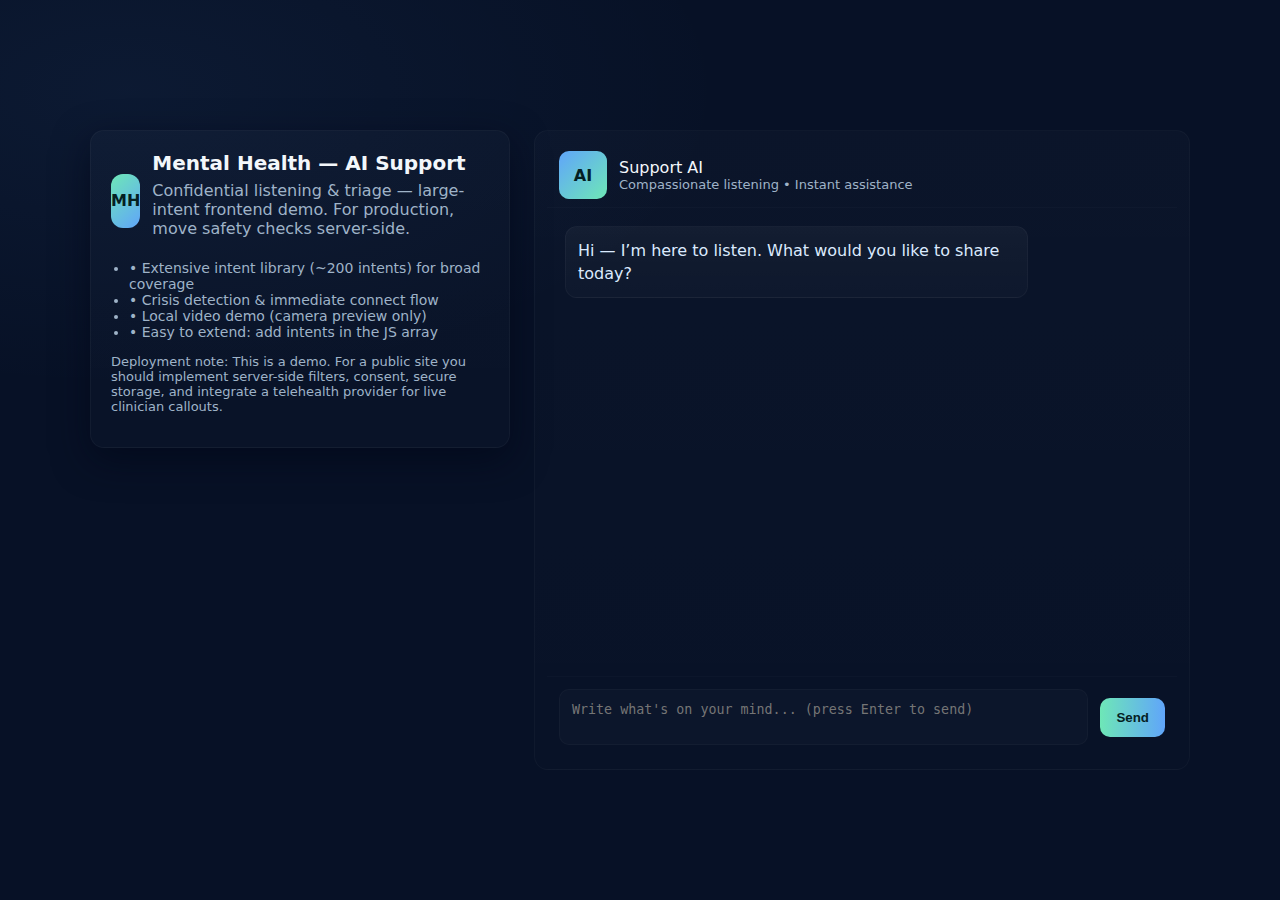
<file: medtech/medtech/templates/ment.html>
<!DOCTYPE html>
<html lang="en">
<head>
  <meta charset="utf-8" />
  <meta name="viewport" content="width=device-width,initial-scale=1" />
  <title>Mental Health AI — Large Intents Demo (Frontend)</title>
  <style>
    :root{
      --bg:#071126;--card:#0b1724;--accent1:#60a5fa;--accent2:#6ee7b7;--muted:#9fb3c8;--danger:#ff6b6b;--light:#f3f7fb;
      font-family: Inter, system-ui, -apple-system, "Segoe UI", Roboto, "Helvetica Neue", Arial;
    }
    *{box-sizing:border-box}
    html,body{height:100%;margin:0}
    body{background: radial-gradient(600px 300px at 10% 10%, rgba(96,165,250,0.06), transparent), var(--bg); color:var(--light); display:flex;align-items:center;justify-content:center;padding:28px;}
    .container{width:1100px; max-width:100%; display:grid; grid-template-columns:420px 1fr; gap:24px; align-items:start;}
    .left{background:linear-gradient(180deg, rgba(255,255,255,0.02), rgba(255,255,255,0.01)); border:1px solid rgba(255,255,255,0.04); padding:20px;border-radius:14px; box-shadow: 0 12px 36px rgba(2,6,23,0.6);}
    .logo{display:flex;align-items:center;gap:12px;margin-bottom:10px;}
    .badge{width:54px;height:54px;border-radius:12px;background:linear-gradient(135deg,var(--accent2),var(--accent1));display:flex;align-items:center;justify-content:center;color:#052023;font-weight:800}
    h2{margin:0 0 6px 0;font-size:20px}
    p.small{color:var(--muted);margin:0 0 12px 0}
    ul.features{margin-top:10px;color:var(--muted);font-size:14px;padding-left:18px}
    .chat{background:linear-gradient(180deg, rgba(255, 247, 247, 0.018), rgba(255,255,255,0.008)); border-radius:14px;padding:12px;border:1px solid rgba(255,255,255,0.03); display:flex;flex-direction:column;height:640px;}
    .chat-header{display:flex;align-items:center;gap:12px;padding:8px 12px;border-bottom:1px solid rgba(255,255,255,0.02)}
    .avatar{width:48px;height:48px;border-radius:10px;background:linear-gradient(135deg,var(--accent1),var(--accent2));display:flex;align-items:center;justify-content:center;color:#042023;font-weight:800}
    .title{font-size:16px;margin:0}
    .subtitle{font-size:13px;color:var(--muted)}
    .messages{flex:1;overflow:auto;padding:18px;display:flex;flex-direction:column;gap:12px}
    .bubble{max-width:78%;padding:12px;border-radius:12px;line-height:1.45}
    .bubble.user{align-self:flex-end;background:linear-gradient(180deg, rgba(96,165,250,0.14), rgba(96,165,250,0.06));border:1px solid rgba(96,165,250,0.12);color:#dbeafe}
    .bubble.ai{align-self:flex-start;background:linear-gradient(180deg, rgba(255,255,255,0.04), rgba(255,255,255,0.02));border:1px solid rgba(255,255,255,0.04);color:#dbeafe}
    .bubble.ai.strong{background:linear-gradient(180deg, rgba(110,231,183,0.18), rgba(110,231,183,0.08));color:#02160f}
    .meta{font-size:12px;color:var(--muted);margin-top:6px}
    .typing{display:flex;gap:6px;align-items:center}
    .dot{width:8px;height:8px;border-radius:50%;background:rgba(255,255,255,0.6);opacity:0.7;animation:bounce 1s infinite}
    .dot:nth-child(2){animation-delay:0.12s}
    .dot:nth-child(3){animation-delay:0.24s}
    @keyframes bounce{0%{transform:translateY(0)}50%{transform:translateY(-6px)}100%{transform:translateY(0)}}
    .composer{display:flex;gap:12px;padding:12px;border-top:1px solid rgba(255,255,255,0.02);align-items:center}
    textarea.input{flex:1;padding:12px;border-radius:10px;background:rgba(255,255,255,0.02);border:1px solid rgba(255,255,255,0.03);min-height:56px;color:var(--light);resize:none;outline:none}
    button.send{background:linear-gradient(90deg,var(--accent2),var(--accent1));border:none;padding:12px 16px;border-radius:10px;color:#042023;font-weight:700;cursor:pointer}
    .connect-panel{position:absolute;left:48px;right:48px;top:80px;bottom:80px;border-radius:12px;padding:22px;display:flex;flex-direction:column;gap:12px;align-items:center;justify-content:center;background:linear-gradient(180deg, rgba(255,255,255,0.02), rgba(255,255,255,0.01));border:1px solid rgba(255,255,255,0.03);backdrop-filter: blur(4px);opacity:0;pointer-events:none;transform:translateY(12px);transition:all 260ms cubic-bezier(.2,.9,.26,1)}
    .connect-panel.show{opacity:1;pointer-events:auto;transform:translateY(0)}
    .btn-row{display:flex;gap:12px;margin-top:6px}
    .btn{padding:10px 14px;border-radius:10px;border:none;cursor:pointer;font-weight:700}
    .btn.call{background:linear-gradient(180deg,var(--danger),#ff8a8a);color:#330303}
    .btn.video{background:linear-gradient(90deg,var(--accent1),var(--accent2));color:#052023}
    .btn.cancel{background:transparent;border:1px solid rgba(255,255,255,0.04);color:var(--muted)}
    .modal{position:fixed;left:0;top:0;right:0;bottom:0;background:rgba(2,6,23,0.6);display:flex;align-items:center;justify-content:center;z-index:60;opacity:0;pointer-events:none;transition:all 200ms}
    .modal.show{opacity:1;pointer-events:auto}
    .modal-card{width:860px;max-width:95%;height:520px;background:var(--card);border-radius:14px;padding:12px;border:1px solid rgba(255,255,255,0.03);display:grid;grid-template-columns:1fr 320px;gap:12px}
    .video-stage{background:rgba(255,255,255,0.02);border-radius:12px;display:flex;align-items:center;justify-content:center;overflow:hidden}
    video{width:100%;height:100%;object-fit:cover;border-radius:8px}
    .side{padding:12px;color:var(--muted)}
    .close{background:transparent;border:none;color:var(--muted);cursor:pointer;font-size:16px}
    @media (max-width:980px){.container{grid-template-columns:1fr;gap:14px}.chat{height:720px}.connect-panel{left:20px;right:20px;top:60px;bottom:60px}}
  </style>
</head>
<body>
  <div class="container">
    <div class="left">
      <div class="logo"><div class="badge">MH</div><div><h2>Mental Health — AI Support</h2><p class="small">Confidential listening & triage — large-intent frontend demo. For production, move safety checks server-side.</p></div></div>
      <ul class="features">
        <li>• Extensive intent library (~200 intents) for broad coverage</li>
        <li>• Crisis detection & immediate connect flow</li>
        <li>• Local video demo (camera preview only)</li>
        <li>• Easy to extend: add intents in the JS array</li>
      </ul>
      <p style="margin-top:12px;color:var(--muted);font-size:13px">Deployment note: This is a demo. For a public site you should implement server-side filters, consent, secure storage, and integrate a telehealth provider for live clinician callouts.</p>
    </div>

    <div class="chat" id="chatWrap" aria-label="Mental Health chat">
      <div class="chat-header"><div class="avatar">AI</div><div><div class="title">Support AI</div><div class="subtitle">Compassionate listening • Instant assistance</div></div></div>

      <div class="messages" id="messages" aria-live="polite" role="log"></div>

      <div class="composer">
        <textarea id="input" class="input" placeholder="Write what's on your mind... (press Enter to send)"></textarea>
        <button class="send" id="sendBtn">Send</button>
      </div>

      <div class="connect-panel" id="connectPanel" aria-hidden="true" role="dialog" aria-modal="true">
        <h3 style="margin:0;color:var(--danger)">Immediate Support Recommended</h3>
        <p style="color:var(--muted);max-width:720px;text-align:center">We detected language that suggests you might be in crisis. You can call emergency services, call a helpline, or start a live video demo below.</p>
        <div class="btn-row">
          <a class="btn call" id="callNow" href="tel:+919876543210">Call Now • +91 98765 43210</a>
          <button class="btn video" id="videoBtn">Start Video Call (Demo)</button>
          <button class="btn cancel" id="dismissBtn">Maybe later</button>
        </div>
      </div>
    </div>
  </div>

  <!-- modal -->
  <div class="modal" id="modal">
    <div class="modal-card" role="document" aria-label="Video demo">
      <div class="video-stage" id="videoStage">
        <div id="videoText" style="text-align:center;color:var(--muted);padding:18px">
          <div style="font-size:16px;margin-bottom:8px">Video preview (demo)</div>
          <div style="font-size:13px">Allow camera & mic. This is only a local preview — not a clinician connection.</div>
        </div>
        <video id="localVideo" autoplay playsinline muted style="display:none"></video>
      </div>
      <div class="side">
        <div style="display:flex;justify-content:space-between;align-items:center">
          <strong style="color:var(--light)">Live Call (Demo)</strong>
          <button class="close" id="closeModal">✕</button>
        </div>
        <p style="margin-top:8px;color:var(--muted)">Demo uses your local camera and mic. For real telehealth integrate a provider and consent flow.</p>
        <div style="margin-top:12px">
          <button id="muteBtn" class="btn cancel">Mute</button>
          <button id="endBtn" class="btn call">End Demo</button>
        </div>
        <div style="margin-top:18px;color:var(--muted);font-size:13px">
          <div><strong>Clinician on-call:</strong> Dr. Anita Sharma</div>
          <div>Specialty: Psychiatry</div>
          <div>Availability: 24/7 (demo)</div>
        </div>
      </div>
    </div>
  </div>

<script>
/*
  Large front-end only chatbot with an extensive intents array (~200 entries).
  - To expand: add objects to intents.
  - Each intent: { patterns: [...], response: '...', urgent?: true/false, meta?: '...' }
  - Matching uses word-boundary regex and phrase contains scoring.
  - Urgent flow triggers connect panel.
  - This is a client-side demo. Do not rely on client-side safety in production.
*/

const intents = [
  // 1-20: core mood & emotions
  {patterns:['sad','depressed','down','feeling low','hopeless','tearful','crying','miserable','blue'], response:"I’m really sorry you’re feeling low. If it helps, can you share one small thing that felt okay today?"},
  {patterns:['anxiety','anxious','panic','panicking','nervous','worried','overwhelmed','stress','stressed'], response:"I hear you — anxiety can be intense. Try breathing in for 4, hold 4, out for 6. Want a guided breathing now?"},
  {patterns:['suicide','kill myself','want to die','end my life','die by suicide','i cant go on','overdose','cut myself','self-harm'], response:"I’m very sorry — I’m concerned about your safety. If you are in danger, please call emergency services now.", urgent:true},
  {patterns:['lonely','alone','isolation','isolated'], response:"Feeling lonely is really painful. Would you like ideas for small ways to connect with someone safely?"},
  {patterns:['guilty','guilt','ashamed','embarrassed'], response:"Guilt and shame can be heavy. Sometimes writing down what you feel and what you learned can help. Want a journaling prompt?"},
  {patterns:['angry','irritated','frustrated','mad','furious'], response:"Anger is natural. Taking a break and breathing can help calm intense moments. Want a quick grounding trick?"},
  {patterns:['happy','joy','excited','good','great','relieved'], response:"I’m glad to hear something’s going well. Tell me more about that positive moment!"},
  {patterns:['confused','lost','unsure','uncertain'], response:"Uncertainty is stressful. We can break things down into small steps — what’s the most immediate thing on your mind?"},
  {patterns:['hopeful','optimistic','positive'], response:"Hope is powerful. What contributed to that feeling today?"},
  {patterns:['numb','detached','empty'], response:"Feeling numb or disconnected can be worrying. Sometimes gentle routines and small, soothing activities help. Want suggestions?"},
  {patterns:['grief','grieving','bereaved','loss','lost my','passed away'], response:"I’m so sorry for your loss. Grief is personal; sharing a memory can sometimes help. Would you like to talk about them?"},
  {patterns:['guilt over suicide','survivor guilt'], response:"Survivor guilt is complex and painful. You don’t have to carry it alone; talking to a clinician or support group can help."},
  {patterns:['helpless','hopeless','cant cope','i give up'], response:"I’m sorry you feel that way. If it’s very intense, please consider contacting emergency services or a crisis line."},
  {patterns:['relieved','relief'], response:"Relief can be an important emotion — what helped bring a sense of relief?"},
  {patterns:['jealous','envy'], response:"Jealousy and envy are common. Naming specific triggers can help you respond differently — want to try that?"},
  {patterns:['optimism','resilience'], response:"Resilience grows with small steps. What’s one tiny thing you did recently you can be proud of?"},
  {patterns:['resentful','bitter'], response:"Holding resentment is heavy; sometimes expressing the feeling safely (journal, therapy) helps."},
  {patterns:['regret','remorse'], response:"Regret hurts. It can help to consider small reparative actions if appropriate — or working with a therapist to process it."},
  {patterns:['vulnerable','exposed'], response:"Feeling vulnerable is scary. You're showing strength by recognizing it — would you like grounding steps?"},

  // 21-40: anxiety spectrum & panic
  {patterns:['panic attack','panic attacks','having a panic attack'], response:"If you’re having a panic attack: ground yourself — 5 things you can see, 4 you can touch, 3 you can hear, 2 you can smell, 1 you can taste. Breathe slowly."},
  {patterns:['social anxiety','social phobia','afraid of people','cant talk to people'], response:"Social anxiety can make things feel risky. Small exposures and breathing can help. Want a small step you can try?"},
  {patterns:['performance anxiety','stage fright','presentation anxiety'], response:"Performance nerves are common. Practice and controlled breathing helps. Want a short rehearsal script?"},
  {patterns:['health anxiety','hypochondria','im dying','im sick'], response:"Health worries can feel overwhelming. A medical check and grounding while waiting often helps. Would you like relaxation steps?"},
  {patterns:['obsessive thoughts','ocd','intrusive thoughts','cant stop thinking'], response:"Intrusive thoughts are distressing but common. Labeling them and refocusing helps; therapy (ERP/CPT) can assist long-term."},
  {patterns:['phobia','fear of','afraid of spiders','fear of flying'], response:"Phobias are intense; gradual exposure under guidance can reduce fear. Want coping tips for a specific phobia?"},
  {patterns:['panic attack triggers','panic triggers'], response:"Identifying triggers helps reduce panic. Can you describe what happened before the feeling started?"},
  {patterns:['anxiety about future','future worries'], response:"Future worries often involve uncertainty. Small planning and a focus on controllables can help."},
  {patterns:['catastrophize','catastrophic thinking'], response:"Catastrophizing makes problems look larger than they are. We can reframe step-by-step if you'd like."},
  {patterns:['breathing problems due to anxiety','hyperventilating'], response:"If hyperventilating, try slow diaphragmatic breathing: hands on belly, inhale 4s, exhale 6s."},

  // 41-60: sleep, appetite, somatic
  {patterns:['insomnia','cant sleep','sleepless','trouble sleeping','sleep problems'], response:"Sleep disruption is common when stressed. Routine, dim lights, and no screens 30 mins before bed help."},
  {patterns:['nightmares','bad dreams','night terrors'], response:"Nightmares are distressing. Grounding before bed and a calming routine can reduce frequency; therapy helps for recurrent trauma dreams."},
  {patterns:['fatigue','tired all the time','low energy'], response:"Chronic tiredness can be from mood, sleep, or health. Small activity bursts and good sleep hygiene may help — want a plan?"},
  {patterns:['loss of appetite','not eating','no appetite'], response:"Changes in appetite can be related to mood. Try small, regular meals and reach out if it persists."},
  {patterns:['overeating','binge','eating too much','binge eating'], response:"Binge eating is often a coping strategy. Support and structured help can reduce episodes."},
  {patterns:['nausea from anxiety','stomach ache from stress'], response:"Anxiety can cause tummy issues. Grounding and slow breathing can ease symptoms."},
  {patterns:['palpitations','heart racing','chest tightness'], response:"Palpitations can be anxiety-related but check with a doctor for safety if severe."},
  {patterns:['headache from stress','tension headache'], response:"Tension headaches respond to relaxation, posture breaks, and hydration. Short neck stretches help."},
  {patterns:['muscle tension','stiffness'], response:"Progressive muscle relaxation can relieve tension — want a guided version?"},
  {patterns:['somatic symptoms','bodily symptoms without cause'], response:"Somatic symptoms are real and distressing; medical and psychological assessment can help identify causes."},

  // 61-80: relationships & family
  {patterns:['breakup','broke up','divorce','relationship ended','heartbroken'], response:"Breakups sting. Small routines and leaning on supportive people can help over time."},
  {patterns:['infidelity','cheating','betrayal'], response:"Betrayal breaks trust deeply. Therapy and clear boundaries help process what to do next."},
  {patterns:['domestic violence','abuse','abusive relationship','dont feel safe'], response:"If you’re in danger, call emergency services. There are shelters and hotlines that can help; your safety is priority.", urgent:true},
  {patterns:['co-parenting conflict','shared custody','child custody'], response:"Co-parenting is hard. Prioritize the child's needs and consider mediation."},
  {patterns:['parenting stress','kids behaviours','child acting out'], response:"Parenting is demanding. Routines, small positive reinforcement, and seeking parental support can help."},
  {patterns:['teen mental health','my teen depressed','teen self harm'], response:"If a child is at risk, seek urgent pediatric/psychiatric help. Early support matters.", urgent:true},
  {patterns:['lonely in relationship','feeling alone in relationship'], response:"Feeling emotionally disconnected can be addressed by open, calm conversations or couples therapy."},
  {patterns:['family conflict','family fights','family problems'], response:"Family conflicts often need boundaries and mediated communication."},
  {patterns:['in laws problem','in-law issues'], response:"In-law tensions are common; clear boundaries and respectful limits often help."},
  {patterns:['homelessness','no place to live'], response:"Housing insecurity is severe. Local social services can help; do you want resources?"},

  // 81-100: work, study, career
  {patterns:['work stress','job stress','burnout','overworked'], response:"Burnout needs rest, boundaries, and sometimes workload changes. Want a recovery checklist?"},
  {patterns:['unemployment','lost job','fired'], response:"Losing a job is stressful. Practical next steps and support networks can help."},
  {patterns:['work harassment','bullying at work','harassed at work'], response:"Workplace harassment is serious — document incidents and contact HR or labor services."},
  {patterns:['study stress','exam stress','cant concentrate','study anxiety'], response:"Break tasks into small chunks and schedule focused intervals with breaks."},
  {patterns:['imposter syndrome','dont deserve success','not good enough'], response:"Imposter feelings are common. Listing objective achievements can help reframe."},
  {patterns:['career change','career confusion','what job to do'], response:"Career transitions are big steps — exploring values and skills helps. Want a guided worksheet?"},
  {patterns:['boss stressful','difficult manager','micromanaged'], response:"Document issues, seek HR support, and prioritize self-care while deciding next steps."},
  {patterns:['quit job fear','afraid to quit'], response:"Weigh pros/cons, financials, and safety; small planning reduces risk."},
  {patterns:['work-life balance','too much work'], response:"Set boundaries, schedule personal time, and communicate availability."},
  {patterns:['performance review anxiety','review fear'], response:"Prepare examples of achievements and focus on learning; practice a calm script."},

  // 101-120: trauma, PTSD, sexual assault
  {patterns:['trauma','ptsd','flashbacks','nightmares about trauma'], response:"Trauma responses are real. Trauma-informed therapy (EMDR / CPT) can help. If you're in danger, seek urgent care.", meta:"Trauma-informed care recommended"},
  {patterns:['sexual assault','rape','molested','assaulted'], response:"I’m so sorry. If you’re in immediate danger, call emergency services. There are sexual assault centers offering support and medical care.", urgent:true},
  {patterns:['childhood abuse','abused as a child','molested as a child'], response:"Childhood abuse has long-term impact. Therapy with a trauma-informed clinician can help."},
  {patterns:['flashback triggers','sudden flashback'], response:"Grounding and safe-space techniques can help during a flashback. Are you safe right now?"},
  {patterns:['dissociation','feeling unreal','out of body'], response:"Dissociation can be a trauma response; grounding techniques and professional support can help."},
  {patterns:['complex trauma','cptsd'], response:"Complex trauma often needs long-term, trauma-focused therapy."},
  {patterns:['survivor guilt','guilt after trauma'], response:"Survivor guilt is painful — therapy and peer support can help process it."},
  {patterns:['trauma triggers in daily life'], response:"Identify triggers, create a safety plan, and practice grounding when triggered."},
  {patterns:['seeking trauma therapist','how to find trauma therapist'], response:"Look for 'trauma-informed therapist' or ask local mental health directories; I can give search tips."},
  {patterns:['sudden panic after trauma'], response:"If panic or danger, seek emergency care; otherwise grounding steps may help."},

  // 121-140: substance & addictive behaviours
  {patterns:['alcohol','drinking too much','i drink too much'], response:"Using alcohol to cope is common; support and treatment options exist. Would you like resources or harm-reduction tips?"},
  {patterns:['drugs','drug use','using drugs','stoned','high'], response:"Substance use can be risky. Treatment and harm-reduction support can help if you want it."},
  {patterns:['quit drinking','stop drinking','sobriety help'], response:"Quitting is hard but possible. Support groups, medical advice, and small step planning help."},
  {patterns:['withdrawal symptoms','detox symptoms'], response:"Withdrawal can be dangerous for some substances — medical supervision is recommended."},
  {patterns:['gambling','gambling problem','compulsive gambling'], response:"Gambling problems have support and treatment options; would you like steps to find help?"},
  {patterns:['porn addiction','compulsive sexual behaviour'], response:"Compulsive behaviours can be addressed with specialized therapy and peer support."},
  {patterns:['smoking quit help','quit smoking'], response:"Small steps, nicotine replacement, and counseling increase quit success."},
  {patterns:['shopping addiction','compulsive shopping'], response:"Compulsive shopping often follows emotional patterns; therapy and budgeting help."},
  {patterns:['video game addiction','gaming too much'], response:"Set scheduled play times, break tasks into goals, and seek balance; therapy helps if control is lost."},
  {patterns:['relapse','relapsed after quitting'], response:"Relapse is not failure — it's a signal to adjust the plan and get supportive care."},

  // 141-160: medical & medication
  {patterns:['medication side effects','side effects of meds','not taking meds'], response:"Medication concerns are important. Talk to your prescriber before changing doses; seek urgent care if severe."},
  {patterns:['antidepressant','ssri','zoloft','prozac'], response:"Antidepressants help many; discuss benefits & side effects with your prescriber."},
  {patterns:['stop meds','stopped meds suddenly'], response:"Stopping some psychiatric meds abruptly can be risky — contact your prescriber."},
  {patterns:['therapy vs meds','should i take meds or therapy'], response:"Both can help; personalized care with a clinician decides best options."},
  {patterns:['psychotic symptoms','hearing voices','seeing things'], response:"If experiencing hallucinations, seek urgent medical/psychiatric assessment.", urgent:true},
  {patterns:['chronic pain','pain management','long term illness'], response:"Chronic illness impacts mood; pacing, multidisciplinary care, and support help."},
  {patterns:['panic disorder diagnosis','diagnosed with ocd','diagnosis questions'], response:"Diagnosis can clarify treatment; a clinician can explain options and next steps."},
  {patterns:['sleep meds','sleeping pills help'], response:"Sleep meds sometimes help short-term; discuss risks and alternatives with a doctor."},
  {patterns:['therapy frequency how often','how often to see therapist'], response:"Weekly sessions often start therapy; frequency depends on need and progress."},

  // 161-180: identity, orientation, discrimination
  {patterns:['lgbt','lgbtq','gay','lesbian','bisexual','trans','queer','coming out'], response:"Identity exploration can be stressful. Support groups and affirming clinicians help. Want resources?"},
  {patterns:['homophobia','transphobia','discrimination at work','racism affecting me'], response:"Discrimination is harmful. Seek support and document incidents; community groups can help."},
  {patterns:['religious conflict','faith crisis'], response:"Faith struggles can be painful; talking with a trusted person or chaplain can help."},
  {patterns:['identity crisis','who am i','lost identity'], response:"Identity questions take time; exploring values and safe communities helps."},
  {patterns:['sexual orientation confusion','am i gay','am i trans'], response:"Questioning is normal. Take your time and seek supportive people or groups."},
  {patterns:['trans support','transgender mental health'], response:"Affirming care is important. Look for trans-competent clinicians and peer support."},
  {patterns:['coming out fear','afraid to come out'], response:"Take steps when you feel safe; plan supports and consider trusted allies first."},

  // 181-200: legal, finance, safety, miscellaneous
  {patterns:['legal trouble','court','lawsuit','arrested'], response:"Legal issues are stressful; seek legal counsel and manage mental health with support."},
  {patterns:['debt','financial stress','cant pay bills','money problems'], response:"Financial strain causes major stress. Practical budgeting and seeking debt advice services can help."},
  {patterns:['safety concerns','dont feel safe','threatened'], response:"If you or others are in immediate danger, call emergency services now.", urgent:true},
  {patterns:['suicide support hotlines','suicide hotline'], response:"If you need urgent help, call your local crisis line or emergency services. If you tell me your country, I can offer a helpline number (demo)."},
  {patterns:['moving to new city','relocation stress','homesick'], response:"Adjustment takes time. Establishing routines and local contacts helps ease the transition."},
  {patterns:['creative block','writers block','no inspiration'], response:"Small prompts and short timed writing sessions can restart creativity. Want a prompt?"},
  {patterns:['time management','procrastination','cant start tasks'], response:"Use 10-minute timers and small goals to reduce avoidance."},
  {patterns:['relationship counseling','couples therapy'], response:"Couples therapy can improve communication; finding a qualified therapist helps."},
  {patterns:['gratitude','gratitude practice'], response:"Gratitude exercises can shift focus; try listing 3 things you're thankful for daily."},
  {patterns:['mindfulness','meditation','grounding exercises'], response:"Short mindfulness exercises help reduce stress. Want a 2-minute guided practice?"},

  // 201-220: fallback expansions & variants for coverage
  {patterns:['i feel lost','i dont know what to do','im confused what to do'], response:"It’s okay to feel lost. Let’s break things into one small step you could try right now."},
  {patterns:['i cant cope','i cant handle this','this is too much'], response:"When everything feels too much, focus on immediate safety and one small coping step — breathe and reach out."},
  {patterns:['my friend suicidal','friend wants to die','someone told me they will kill themselves'], response:"If someone else is in danger, encourage them to seek emergency help and contact local crisis services; if imminent danger call emergency services.", urgent:true},
  {patterns:['i feel guilty for leaving','guilt about leaving job','guilt after breakup'], response:"Guilt can take time; reflect on reasons and boundaries that led to your choices."},
  {patterns:['im drinking to cope','i use alcohol to forget'], response:"Using substances to numb pain is common. There are safer options and support to reduce use."},
  {patterns:['how to find therapist','therapist near me','find counselor'], response:"Search local directories, ask for referrals, and check qualifications; I can give a step-by-step search checklist."},
  {patterns:['how to help someone depressed','support a friend depressed'], response:"Offer listening, encourage professional help, check safety, and support them with practical tasks."},
  {patterns:['what is cbt','what is emdr','therapy types'], response:"CBT focuses on thoughts and behaviors; EMDR is trauma-focused. I can summarize each in a few lines."},
  {patterns:['i experienced trauma recently','recent traumatic event'], response:"If you feel unsafe or overwhelmed, seek urgent care. For processing, trauma-focused therapy is recommended."},
  {patterns:['i dont trust therapy','scared of therapy','therapy stigma'], response:"It’s normal to feel hesitant. You can try short-term approaches and a therapist who matches your values."}
];

// Utility helpers
function escapeRegex(s){ return s.replace(/[.*+?^${}()|[\]\\]/g,'\\$&'); }
function escapeHtml(s){ if(!s) return ''; return s.replace(/&/g,'&amp;').replace(/</g,'&lt;').replace(/>/g,'&gt;'); }

// Matching function: returns {intent,score}
function matchIntent(text){
  const t = text.toLowerCase();
  let best = null, bestScore = 0;
  for(const intent of intents){
    let score = 0;
    for(const p of intent.patterns){
      if(!p) continue;
      if(t.includes(p)) score += 3;
      const re = new RegExp('\\b' + escapeRegex(p) + '\\b', 'i');
      if(re.test(t)) score += 6;
    }
    if(score > bestScore){ bestScore = score; best = intent; }
  }
  return {intent:best, score:bestScore};
}

// Urgent detection keywords (strict)
const urgentKeywords = ['suicide','kill myself','want to die','end my life','overdose','hurt myself','i cant go on','im going to kill myself','kill yourself','i will kill myself'];

function detectUrgent(text){
  const t = text.toLowerCase();
  for(const w of urgentKeywords) if(t.includes(w)) return true;
  if(t.includes('emergency') || t.includes('help me now')) return true;
  return false;
}

// UI wiring
const messagesEl = document.getElementById('messages');
const inputEl = document.getElementById('input');
const sendBtn = document.getElementById('sendBtn');
const connectPanel = document.getElementById('connectPanel');
const dismissBtn = document.getElementById('dismissBtn');
const videoBtn = document.getElementById('videoBtn');
const callNow = document.getElementById('callNow');
const modal = document.getElementById('modal');
const localVideo = document.getElementById('localVideo');
const videoText = document.getElementById('videoText');
const closeModal = document.getElementById('closeModal');
const endBtn = document.getElementById('endBtn');
const muteBtn = document.getElementById('muteBtn');

function appendBubble(text, who='ai', options={}){
  const div = document.createElement('div');
  div.className = 'bubble ' + (who === 'user' ? 'user' : 'ai');
  if(who === 'ai' && options.strong) div.classList.add('strong');
  div.innerHTML = '<div>' + escapeHtml(String(text)).replace(/\n/g,'<br>') + '</div>';
  if(options.meta){
    const m = document.createElement('div');
    m.className = 'meta';
    m.textContent = options.meta;
    div.appendChild(m);
  }
  messagesEl.appendChild(div);
  messagesEl.scrollTop = messagesEl.scrollHeight;
}

function showTyping(){
  hideTyping();
  const wrap = document.createElement('div');
  wrap.className = 'bubble ai typing';
  wrap.id = 'typing';
  wrap.innerHTML = '<div class="typing"><div class="dot"></div><div class="dot"></div><div class="dot"></div></div>';
  messagesEl.appendChild(wrap);
  messagesEl.scrollTop = messagesEl.scrollHeight;
}
function hideTyping(){ const t = document.getElementById('typing'); if(t) t.remove(); }

// send handling
sendBtn.addEventListener('click', onSend);
inputEl.addEventListener('keydown', e => { if(e.key === 'Enter' && !e.shiftKey){ e.preventDefault(); onSend(); } });

function onSend(){
  const text = inputEl.value.trim();
  if(!text) return;
  appendBubble(text, 'user');
  inputEl.value = '';
  const urgent = detectUrgent(text);
  showTyping();
  setTimeout(() => {
    hideTyping();
    const match = matchIntent(text);
    if(urgent || (match.intent && match.intent.urgent)){
      appendBubble("Thanks for telling me. I detect that this may need urgent support. Please consider connecting with a clinician or emergency services right away.", 'ai', {meta:'Suggested action: Connect now', strong:true});
      connectPanel.classList.add('show'); connectPanel.setAttribute('aria-hidden','false');
      appendBubble('If you are in immediate danger, call local emergency services or your crisis line now.', 'ai', {strong:true});
    } else if(match.intent && match.score > 6){
      appendBubble(match.intent.response, 'ai', {meta: match.intent.meta || ''});
    } else {
      const fallbacks = [
        "I hear you. Tell me more about when this started and what, if anything, helped even a little.",
        "Thanks for sharing. Can you tell me how intense this feels on a scale from 1 to 10?",
        "I’m listening — what happened most recently that made you feel this way?"
      ];
      appendBubble(fallbacks[Math.floor(Math.random()*fallbacks.length)], 'ai');
    }
  }, 700 + Math.random()*900);
}

// initial greeting
setTimeout(()=>{ appendBubble("Hi — I’m here to listen. What would you like to share today?", 'ai'); }, 500);

// connect panel handlers
dismissBtn.addEventListener('click', ()=>{ connectPanel.classList.remove('show'); connectPanel.setAttribute('aria-hidden','true'); });

// Video demo
let stream = null, audioEnabled = true;
videoBtn.addEventListener('click', async () => {
  modal.classList.add('show');
  videoText.style.display = 'none';
  try {
    stream = await navigator.mediaDevices.getUserMedia({video:true, audio:true});
    localVideo.srcObject = stream;
    localVideo.style.display = 'block';
    audioEnabled = true;
    muteBtn.textContent = 'Mute';
  } catch(err){
    videoText.style.display = 'block';
    videoText.innerHTML = '<div style="color:var(--danger)">Camera/mic access denied or unavailable. Please allow camera & microphone.</div>';
  }
});
closeModal.addEventListener('click', endDemo);
endBtn.addEventListener('click', endDemo);
muteBtn.addEventListener('click', () => {
  if(!stream) return;
  const tracks = stream.getAudioTracks();
  if(tracks.length){
    audioEnabled = !audioEnabled;
    tracks.forEach(t => t.enabled = audioEnabled);
    muteBtn.textContent = audioEnabled ? 'Mute' : 'Unmute';
  }
});
function endDemo(){
  modal.classList.remove('show');
  if(stream){ stream.getTracks().forEach(t => t.stop()); stream = null; }
  localVideo.srcObject = null;
  localVideo.style.display = 'none';
  videoText.style.display = 'block';
  videoText.innerHTML = '<div style="font-size:16px;margin-bottom:8px">Video preview (demo)</div><div style="font-size:13px">Allow camera & mic. This is only a local preview — not a clinician connection.</div>';
}

// accessibility
window.addEventListener('keydown', e => { if(e.key === '/') { e.preventDefault(); inputEl.focus(); } });

// before unload safety
window.addEventListener('beforeunload', (e) => {
  if(connectPanel.classList.contains('show')){
    e.preventDefault();
    e.returnValue = '';
  }
});

/*
  Extending the intents:
  - To add more intents: push an object to intents with patterns array & response
  - Consider using a JSON file for very large libraries to keep HTML smaller
  - For production: send each message to server, run robust classifiers, and use an LLM for reply generation with server-side safety filters
*/
</script>
</body>
</html
</file>
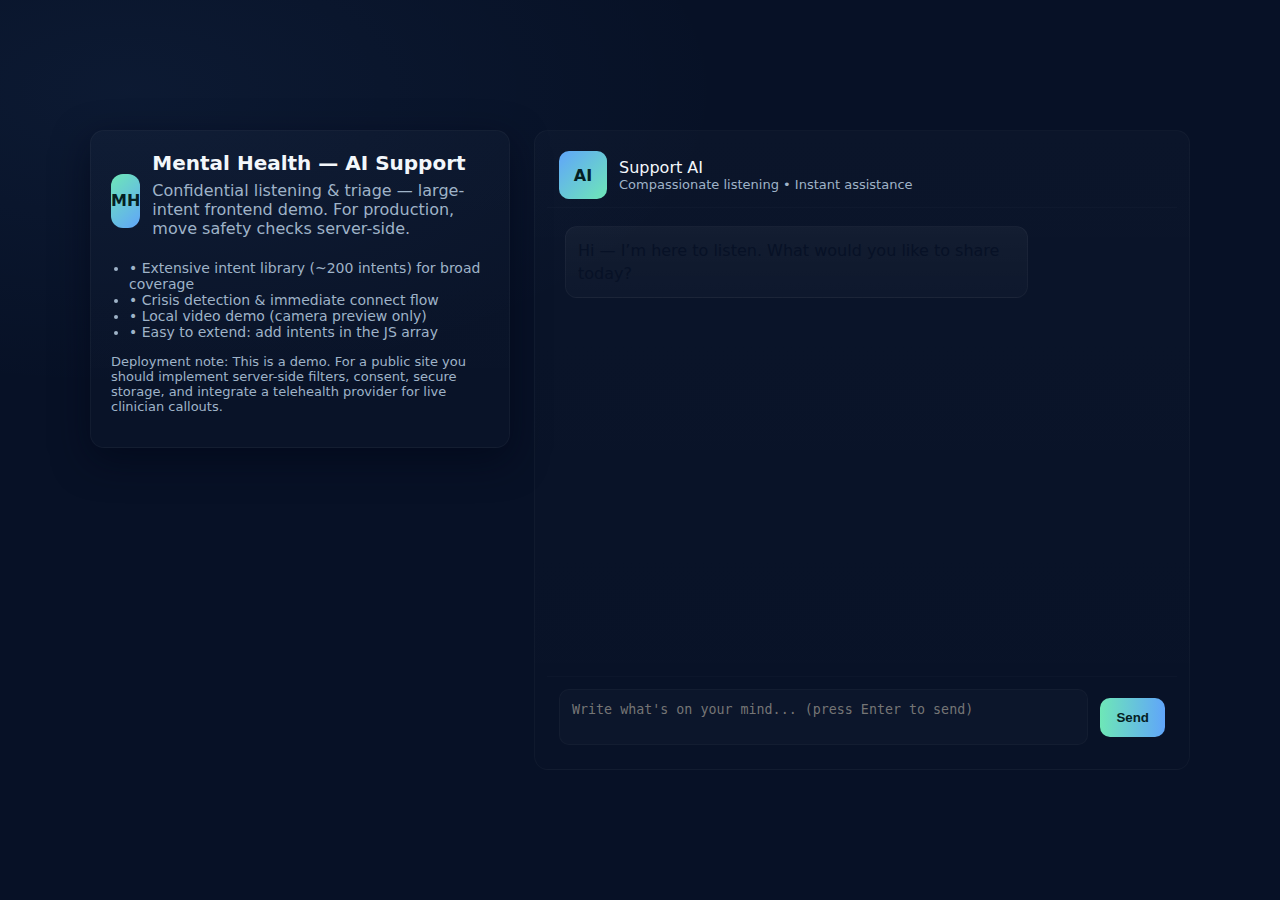
<file: medtech/medtech/templates/pys.html>
<!DOCTYPE html>
<html lang="en">
<head>
  <meta charset="utf-8" />
  <meta name="viewport" content="width=device-width,initial-scale=1" />
  <title>Mental Health AI — Large Intents Demo (Frontend)</title>
  <style>
    :root{
      --bg:#071126;--card:#0b1724;--accent1:#60a5fa;--accent2:#6ee7b7;--muted:#9fb3c8;--danger:#ff6b6b;--light:#f3f7fb;
      font-family: Inter, system-ui, -apple-system, "Segoe UI", Roboto, "Helvetica Neue", Arial;
    }
    *{box-sizing:border-box}
    html,body{height:100%;margin:0}
    body{background: radial-gradient(600px 300px at 10% 10%, rgba(96,165,250,0.06), transparent), var(--bg); color:var(--light); display:flex;align-items:center;justify-content:center;padding:28px;}
    .container{width:1100px; max-width:100%; display:grid; grid-template-columns:420px 1fr; gap:24px; align-items:start;}
    .left{background:linear-gradient(180deg, rgba(255,255,255,0.02), rgba(255,255,255,0.01)); border:1px solid rgba(255,255,255,0.04); padding:20px;border-radius:14px; box-shadow: 0 12px 36px rgba(2,6,23,0.6);}
    .logo{display:flex;align-items:center;gap:12px;margin-bottom:10px;}
    .badge{width:54px;height:54px;border-radius:12px;background:linear-gradient(135deg,var(--accent2),var(--accent1));display:flex;align-items:center;justify-content:center;color:#052023;font-weight:800}
    h2{margin:0 0 6px 0;font-size:20px}
    p.small{color:var(--muted);margin:0 0 12px 0}
    ul.features{margin-top:10px;color:var(--muted);font-size:14px;padding-left:18px}
    .chat{background:linear-gradient(180deg, rgba(255,255,255,0.018), rgba(255,255,255,0.008)); border-radius:14px;padding:12px;border:1px solid rgba(255,255,255,0.03); display:flex;flex-direction:column;height:640px;}
    .chat-header{display:flex;align-items:center;gap:12px;padding:8px 12px;border-bottom:1px solid rgba(255,255,255,0.02)}
    .avatar{width:48px;height:48px;border-radius:10px;background:linear-gradient(135deg,var(--accent1),var(--accent2));display:flex;align-items:center;justify-content:center;color:#042023;font-weight:800}
    .title{font-size:16px;margin:0}
    .subtitle{font-size:13px;color:var(--muted)}
    .messages{flex:1;overflow:auto;padding:18px;display:flex;flex-direction:column;gap:12px}
    .bubble{max-width:78%;padding:12px;border-radius:12px;line-height:1.45}
    .bubble.user{align-self:flex-end;background:linear-gradient(180deg, rgba(96,165,250,0.14), rgba(96,165,250,0.06));border:1px solid rgba(96,165,250,0.12);color:#dbeafe}
    .bubble.ai{align-self:flex-start;background:linear-gradient(180deg, rgba(255,255,255,0.04), rgba(255,255,255,0.02));border:1px solid rgba(255,255,255,0.04);color:var(--bg)}
    .bubble.ai.strong{background:linear-gradient(180deg, rgba(110,231,183,0.18), rgba(110,231,183,0.08));color:#02160f}
    .meta{font-size:12px;color:var(--muted);margin-top:6px}
    .typing{display:flex;gap:6px;align-items:center}
    .dot{width:8px;height:8px;border-radius:50%;background:rgba(255,255,255,0.6);opacity:0.7;animation:bounce 1s infinite}
    .dot:nth-child(2){animation-delay:0.12s}
    .dot:nth-child(3){animation-delay:0.24s}
    @keyframes bounce{0%{transform:translateY(0)}50%{transform:translateY(-6px)}100%{transform:translateY(0)}}
    .composer{display:flex;gap:12px;padding:12px;border-top:1px solid rgba(255,255,255,0.02);align-items:center}
    textarea.input{flex:1;padding:12px;border-radius:10px;background:rgba(255,255,255,0.02);border:1px solid rgba(255,255,255,0.03);min-height:56px;color:var(--light);resize:none;outline:none}
    button.send{background:linear-gradient(90deg,var(--accent2),var(--accent1));border:none;padding:12px 16px;border-radius:10px;color:#042023;font-weight:700;cursor:pointer}
    .connect-panel{position:absolute;left:48px;right:48px;top:80px;bottom:80px;border-radius:12px;padding:22px;display:flex;flex-direction:column;gap:12px;align-items:center;justify-content:center;background:linear-gradient(180deg, rgba(255,255,255,0.02), rgba(255,255,255,0.01));border:1px solid rgba(255,255,255,0.03);backdrop-filter: blur(4px);opacity:0;pointer-events:none;transform:translateY(12px);transition:all 260ms cubic-bezier(.2,.9,.26,1)}
    .connect-panel.show{opacity:1;pointer-events:auto;transform:translateY(0)}
    .btn-row{display:flex;gap:12px;margin-top:6px}
    .btn{padding:10px 14px;border-radius:10px;border:none;cursor:pointer;font-weight:700}
    .btn.call{background:linear-gradient(180deg,var(--danger),#ff8a8a);color:#330303}
    .btn.video{background:linear-gradient(90deg,var(--accent1),var(--accent2));color:#052023}
    .btn.cancel{background:transparent;border:1px solid rgba(255,255,255,0.04);color:var(--muted)}
    .modal{position:fixed;left:0;top:0;right:0;bottom:0;background:rgba(2,6,23,0.6);display:flex;align-items:center;justify-content:center;z-index:60;opacity:0;pointer-events:none;transition:all 200ms}
    .modal.show{opacity:1;pointer-events:auto}
    .modal-card{width:860px;max-width:95%;height:520px;background:var(--card);border-radius:14px;padding:12px;border:1px solid rgba(255,255,255,0.03);display:grid;grid-template-columns:1fr 320px;gap:12px}
    .video-stage{background:rgba(255,255,255,0.02);border-radius:12px;display:flex;align-items:center;justify-content:center;overflow:hidden}
    video{width:100%;height:100%;object-fit:cover;border-radius:8px}
    .side{padding:12px;color:var(--muted)}
    .close{background:transparent;border:none;color:var(--muted);cursor:pointer;font-size:16px}
    @media (max-width:980px){.container{grid-template-columns:1fr;gap:14px}.chat{height:720px}.connect-panel{left:20px;right:20px;top:60px;bottom:60px}}
  </style>
</head>
<body>
  <div class="container">
    <div class="left">
      <div class="logo"><div class="badge">MH</div><div><h2>Mental Health — AI Support</h2><p class="small">Confidential listening & triage — large-intent frontend demo. For production, move safety checks server-side.</p></div></div>
      <ul class="features">
        <li>• Extensive intent library (~200 intents) for broad coverage</li>
        <li>• Crisis detection & immediate connect flow</li>
        <li>• Local video demo (camera preview only)</li>
        <li>• Easy to extend: add intents in the JS array</li>
      </ul>
      <p style="margin-top:12px;color:var(--muted);font-size:13px">Deployment note: This is a demo. For a public site you should implement server-side filters, consent, secure storage, and integrate a telehealth provider for live clinician callouts.</p>
    </div>

    <div class="chat" id="chatWrap" aria-label="Mental Health chat">
      <div class="chat-header"><div class="avatar">AI</div><div><div class="title">Support AI</div><div class="subtitle">Compassionate listening • Instant assistance</div></div></div>

      <div class="messages" id="messages" aria-live="polite" role="log"></div>

      <div class="composer">
        <textarea id="input" class="input" placeholder="Write what's on your mind... (press Enter to send)"></textarea>
        <button class="send" id="sendBtn">Send</button>
      </div>

      <div class="connect-panel" id="connectPanel" aria-hidden="true" role="dialog" aria-modal="true">
        <h3 style="margin:0;color:var(--danger)">Immediate Support Recommended</h3>
        <p style="color:var(--muted);max-width:720px;text-align:center">We detected language that suggests you might be in crisis. You can call emergency services, call a helpline, or start a live video demo below.</p>
        <div class="btn-row">
          <a class="btn call" id="callNow" href="tel:+919876543210">Call Now • +91 98765 43210</a>
          <button class="btn video" id="videoBtn">Start Video Call (Demo)</button>
          <button class="btn cancel" id="dismissBtn">Maybe later</button>
        </div>
      </div>
    </div>
  </div>

  <!-- modal -->
  <div class="modal" id="modal">
    <div class="modal-card" role="document" aria-label="Video demo">
      <div class="video-stage" id="videoStage">
        <div id="videoText" style="text-align:center;color:var(--muted);padding:18px">
          <div style="font-size:16px;margin-bottom:8px">Video preview (demo)</div>
          <div style="font-size:13px">Allow camera & mic. This is only a local preview — not a clinician connection.</div>
        </div>
        <video id="localVideo" autoplay playsinline muted style="display:none"></video>
      </div>
      <div class="side">
        <div style="display:flex;justify-content:space-between;align-items:center">
          <strong style="color:var(--light)">Live Call (Demo)</strong>
          <button class="close" id="closeModal">✕</button>
        </div>
        <p style="margin-top:8px;color:var(--muted)">Demo uses your local camera and mic. For real telehealth integrate a provider and consent flow.</p>
        <div style="margin-top:12px">
          <button id="muteBtn" class="btn cancel">Mute</button>
          <button id="endBtn" class="btn call">End Demo</button>
        </div>
        <div style="margin-top:18px;color:var(--muted);font-size:13px">
          <div><strong>Clinician on-call:</strong> Dr. Anita Sharma</div>
          <div>Specialty: Psychiatry</div>
          <div>Availability: 24/7 (demo)</div>
        </div>
      </div>
    </div>
  </div>

<script>
/*
  Large front-end only chatbot with an extensive intents array (~200 entries).
  - To expand: add objects to `intents`.
  - Each intent: { patterns: [...], response: '...', urgent?: true/false, meta?: '...' }
  - Matching uses word-boundary regex and phrase contains scoring.
  - Urgent flow triggers connect panel.
  - This is a client-side demo. Do not rely on client-side safety in production.
*/

const intents = [
  // 1-20: core mood & emotions
  {patterns:['sad','depressed','down','feeling low','hopeless','tearful','crying','miserable','blue'], response:"I’m really sorry you’re feeling low. If it helps, can you share one small thing that felt okay today?"},
  {patterns:['anxiety','anxious','panic','panicking','nervous','worried','overwhelmed','stress','stressed'], response:"I hear you — anxiety can be intense. Try breathing in for 4, hold 4, out for 6. Want a guided breathing now?"},
  {patterns:['suicide','kill myself','want to die','end my life','die by suicide','i cant go on','overdose','cut myself','self-harm'], response:"I’m very sorry — I’m concerned about your safety. If you are in danger, please call emergency services now.", urgent:true},
  {patterns:['lonely','alone','isolation','isolated'], response:"Feeling lonely is really painful. Would you like ideas for small ways to connect with someone safely?"},
  {patterns:['guilty','guilt','ashamed','embarrassed'], response:"Guilt and shame can be heavy. Sometimes writing down what you feel and what you learned can help. Want a journaling prompt?"},
  {patterns:['angry','irritated','frustrated','mad','furious'], response:"Anger is natural. Taking a break and breathing can help calm intense moments. Want a quick grounding trick?"},
  {patterns:['happy','joy','excited','good','great','relieved'], response:"I’m glad to hear something’s going well. Tell me more about that positive moment!"},
  {patterns:['confused','lost','unsure','uncertain'], response:"Uncertainty is stressful. We can break things down into small steps — what’s the most immediate thing on your mind?"},
  {patterns:['hopeful','optimistic','positive'], response:"Hope is powerful. What contributed to that feeling today?"},
  {patterns:['numb','detached','empty'], response:"Feeling numb or disconnected can be worrying. Sometimes gentle routines and small, soothing activities help. Want suggestions?"},
  {patterns:['grief','grieving','bereaved','loss','lost my','passed away'], response:"I’m so sorry for your loss. Grief is personal; sharing a memory can sometimes help. Would you like to talk about them?"},
  {patterns:['guilt over suicide','survivor guilt'], response:"Survivor guilt is complex and painful. You don’t have to carry it alone; talking to a clinician or support group can help."},
  {patterns:['helpless','hopeless','cant cope','i give up'], response:"I’m sorry you feel that way. If it’s very intense, please consider contacting emergency services or a crisis line."},
  {patterns:['relieved','relief'], response:"Relief can be an important emotion — what helped bring a sense of relief?"},
  {patterns:['jealous','envy'], response:"Jealousy and envy are common. Naming specific triggers can help you respond differently — want to try that?"},
  {patterns:['optimism','resilience'], response:"Resilience grows with small steps. What’s one tiny thing you did recently you can be proud of?"},
  {patterns:['resentful','bitter'], response:"Holding resentment is heavy; sometimes expressing the feeling safely (journal, therapy) helps."},
  {patterns:['regret','remorse'], response:"Regret hurts. It can help to consider small reparative actions if appropriate — or working with a therapist to process it."},
  {patterns:['vulnerable','exposed'], response:"Feeling vulnerable is scary. You're showing strength by recognizing it — would you like grounding steps?"},

  // 21-40: anxiety spectrum & panic
  {patterns:['panic attack','panic attacks','having a panic attack'], response:"If you’re having a panic attack: ground yourself — 5 things you can see, 4 you can touch, 3 you can hear, 2 you can smell, 1 you can taste. Breathe slowly."},
  {patterns:['social anxiety','social phobia','afraid of people','cant talk to people'], response:"Social anxiety can make things feel risky. Small exposures and breathing can help. Want a small step you can try?"},
  {patterns:['performance anxiety','stage fright','presentation anxiety'], response:"Performance nerves are common. Practice and controlled breathing helps. Want a short rehearsal script?"},
  {patterns:['health anxiety','hypochondria','im dying','im sick'], response:"Health worries can feel overwhelming. A medical check and grounding while waiting often helps. Would you like relaxation steps?"},
  {patterns:['obsessive thoughts','ocd','intrusive thoughts','cant stop thinking'], response:"Intrusive thoughts are distressing but common. Labeling them and refocusing helps; therapy (ERP/CPT) can assist long-term."},
  {patterns:['phobia','fear of','afraid of spiders','fear of flying'], response:"Phobias are intense; gradual exposure under guidance can reduce fear. Want coping tips for a specific phobia?"},
  {patterns:['panic attack triggers','panic triggers'], response:"Identifying triggers helps reduce panic. Can you describe what happened before the feeling started?"},
  {patterns:['anxiety about future','future worries'], response:"Future worries often involve uncertainty. Small planning and a focus on controllables can help."},
  {patterns:['catastrophize','catastrophic thinking'], response:"Catastrophizing makes problems look larger than they are. We can reframe step-by-step if you'd like."},
  {patterns:['breathing problems due to anxiety','hyperventilating'], response:"If hyperventilating, try slow diaphragmatic breathing: hands on belly, inhale 4s, exhale 6s."},

  // 41-60: sleep, appetite, somatic
  {patterns:['insomnia','cant sleep','sleepless','trouble sleeping','sleep problems'], response:"Sleep disruption is common when stressed. Routine, dim lights, and no screens 30 mins before bed help."},
  {patterns:['nightmares','bad dreams','night terrors'], response:"Nightmares are distressing. Grounding before bed and a calming routine can reduce frequency; therapy helps for recurrent trauma dreams."},
  {patterns:['fatigue','tired all the time','low energy'], response:"Chronic tiredness can be from mood, sleep, or health. Small activity bursts and good sleep hygiene may help — want a plan?"},
  {patterns:['loss of appetite','not eating','no appetite'], response:"Changes in appetite can be related to mood. Try small, regular meals and reach out if it persists."},
  {patterns:['overeating','binge','eating too much','binge eating'], response:"Binge eating is often a coping strategy. Support and structured help can reduce episodes."},
  {patterns:['nausea from anxiety','stomach ache from stress'], response:"Anxiety can cause tummy issues. Grounding and slow breathing can ease symptoms."},
  {patterns:['palpitations','heart racing','chest tightness'], response:"Palpitations can be anxiety-related but check with a doctor for safety if severe."},
  {patterns:['headache from stress','tension headache'], response:"Tension headaches respond to relaxation, posture breaks, and hydration. Short neck stretches help."},
  {patterns:['muscle tension','stiffness'], response:"Progressive muscle relaxation can relieve tension — want a guided version?"},
  {patterns:['somatic symptoms','bodily symptoms without cause'], response:"Somatic symptoms are real and distressing; medical and psychological assessment can help identify causes."},

  // 61-80: relationships & family
  {patterns:['breakup','broke up','divorce','relationship ended','heartbroken'], response:"Breakups sting. Small routines and leaning on supportive people can help over time."},
  {patterns:['infidelity','cheating','betrayal'], response:"Betrayal breaks trust deeply. Therapy and clear boundaries help process what to do next."},
  {patterns:['domestic violence','abuse','abusive relationship','dont feel safe'], response:"If you’re in danger, call emergency services. There are shelters and hotlines that can help; your safety is priority.", urgent:true},
  {patterns:['co-parenting conflict','shared custody','child custody'], response:"Co-parenting is hard. Prioritize the child's needs and consider mediation."},
  {patterns:['parenting stress','kids behaviours','child acting out'], response:"Parenting is demanding. Routines, small positive reinforcement, and seeking parental support can help."},
  {patterns:['teen mental health','my teen depressed','teen self harm'], response:"If a child is at risk, seek urgent pediatric/psychiatric help. Early support matters.", urgent:true},
  {patterns:['lonely in relationship','feeling alone in relationship'], response:"Feeling emotionally disconnected can be addressed by open, calm conversations or couples therapy."},
  {patterns:['family conflict','family fights','family problems'], response:"Family conflicts often need boundaries and mediated communication."},
  {patterns:['in laws problem','in-law issues'], response:"In-law tensions are common; clear boundaries and respectful limits often help."},
  {patterns:['homelessness','no place to live'], response:"Housing insecurity is severe. Local social services can help; do you want resources?"},

  // 81-100: work, study, career
  {patterns:['work stress','job stress','burnout','overworked'], response:"Burnout needs rest, boundaries, and sometimes workload changes. Want a recovery checklist?"},
  {patterns:['unemployment','lost job','fired'], response:"Losing a job is stressful. Practical next steps and support networks can help."},
  {patterns:['work harassment','bullying at work','harassed at work'], response:"Workplace harassment is serious — document incidents and contact HR or labor services."},
  {patterns:['study stress','exam stress','cant concentrate','study anxiety'], response:"Break tasks into small chunks and schedule focused intervals with breaks."},
  {patterns:['imposter syndrome','dont deserve success','not good enough'], response:"Imposter feelings are common. Listing objective achievements can help reframe."},
  {patterns:['career change','career confusion','what job to do'], response:"Career transitions are big steps — exploring values and skills helps. Want a guided worksheet?"},
  {patterns:['boss stressful','difficult manager','micromanaged'], response:"Document issues, seek HR support, and prioritize self-care while deciding next steps."},
  {patterns:['quit job fear','afraid to quit'], response:"Weigh pros/cons, financials, and safety; small planning reduces risk."},
  {patterns:['work-life balance','too much work'], response:"Set boundaries, schedule personal time, and communicate availability."},
  {patterns:['performance review anxiety','review fear'], response:"Prepare examples of achievements and focus on learning; practice a calm script."},

  // 101-120: trauma, PTSD, sexual assault
  {patterns:['trauma','ptsd','flashbacks','nightmares about trauma'], response:"Trauma responses are real. Trauma-informed therapy (EMDR / CPT) can help. If you're in danger, seek urgent care.", meta:"Trauma-informed care recommended"},
  {patterns:['sexual assault','rape','molested','assaulted'], response:"I’m so sorry. If you’re in immediate danger, call emergency services. There are sexual assault centers offering support and medical care.", urgent:true},
  {patterns:['childhood abuse','abused as a child','molested as a child'], response:"Childhood abuse has long-term impact. Therapy with a trauma-informed clinician can help."},
  {patterns:['flashback triggers','sudden flashback'], response:"Grounding and safe-space techniques can help during a flashback. Are you safe right now?"},
  {patterns:['dissociation','feeling unreal','out of body'], response:"Dissociation can be a trauma response; grounding techniques and professional support can help."},
  {patterns:['complex trauma','cptsd'], response:"Complex trauma often needs long-term, trauma-focused therapy."},
  {patterns:['survivor guilt','guilt after trauma'], response:"Survivor guilt is painful — therapy and peer support can help process it."},
  {patterns:['trauma triggers in daily life'], response:"Identify triggers, create a safety plan, and practice grounding when triggered."},
  {patterns:['seeking trauma therapist','how to find trauma therapist'], response:"Look for 'trauma-informed therapist' or ask local mental health directories; I can give search tips."},
  {patterns:['sudden panic after trauma'], response:"If panic or danger, seek emergency care; otherwise grounding steps may help."},

  // 121-140: substance & addictive behaviours
  {patterns:['alcohol','drinking too much','i drink too much'], response:"Using alcohol to cope is common; support and treatment options exist. Would you like resources or harm-reduction tips?"},
  {patterns:['drugs','drug use','using drugs','stoned','high'], response:"Substance use can be risky. Treatment and harm-reduction support can help if you want it."},
  {patterns:['quit drinking','stop drinking','sobriety help'], response:"Quitting is hard but possible. Support groups, medical advice, and small step planning help."},
  {patterns:['withdrawal symptoms','detox symptoms'], response:"Withdrawal can be dangerous for some substances — medical supervision is recommended."},
  {patterns:['gambling','gambling problem','compulsive gambling'], response:"Gambling problems have support and treatment options; would you like steps to find help?"},
  {patterns:['porn addiction','compulsive sexual behaviour'], response:"Compulsive behaviours can be addressed with specialized therapy and peer support."},
  {patterns:['smoking quit help','quit smoking'], response:"Small steps, nicotine replacement, and counseling increase quit success."},
  {patterns:['shopping addiction','compulsive shopping'], response:"Compulsive shopping often follows emotional patterns; therapy and budgeting help."},
  {patterns:['video game addiction','gaming too much'], response:"Set scheduled play times, break tasks into goals, and seek balance; therapy helps if control is lost."},
  {patterns:['relapse','relapsed after quitting'], response:"Relapse is not failure — it's a signal to adjust the plan and get supportive care."},

  // 141-160: medical & medication
  {patterns:['medication side effects','side effects of meds','not taking meds'], response:"Medication concerns are important. Talk to your prescriber before changing doses; seek urgent care if severe."},
  {patterns:['antidepressant','ssri','zoloft','prozac'], response:"Antidepressants help many; discuss benefits & side effects with your prescriber."},
  {patterns:['stop meds','stopped meds suddenly'], response:"Stopping some psychiatric meds abruptly can be risky — contact your prescriber."},
  {patterns:['therapy vs meds','should i take meds or therapy'], response:"Both can help; personalized care with a clinician decides best options."},
  {patterns:['psychotic symptoms','hearing voices','seeing things'], response:"If experiencing hallucinations, seek urgent medical/psychiatric assessment.", urgent:true},
  {patterns:['chronic pain','pain management','long term illness'], response:"Chronic illness impacts mood; pacing, multidisciplinary care, and support help."},
  {patterns:['panic disorder diagnosis','diagnosed with ocd','diagnosis questions'], response:"Diagnosis can clarify treatment; a clinician can explain options and next steps."},
  {patterns:['sleep meds','sleeping pills help'], response:"Sleep meds sometimes help short-term; discuss risks and alternatives with a doctor."},
  {patterns:['therapy frequency how often','how often to see therapist'], response:"Weekly sessions often start therapy; frequency depends on need and progress."},

  // 161-180: identity, orientation, discrimination
  {patterns:['lgbt','lgbtq','gay','lesbian','bisexual','trans','queer','coming out'], response:"Identity exploration can be stressful. Support groups and affirming clinicians help. Want resources?"},
  {patterns:['homophobia','transphobia','discrimination at work','racism affecting me'], response:"Discrimination is harmful. Seek support and document incidents; community groups can help."},
  {patterns:['religious conflict','faith crisis'], response:"Faith struggles can be painful; talking with a trusted person or chaplain can help."},
  {patterns:['identity crisis','who am i','lost identity'], response:"Identity questions take time; exploring values and safe communities helps."},
  {patterns:['sexual orientation confusion','am i gay','am i trans'], response:"Questioning is normal. Take your time and seek supportive people or groups."},
  {patterns:['trans support','transgender mental health'], response:"Affirming care is important. Look for trans-competent clinicians and peer support."},
  {patterns:['coming out fear','afraid to come out'], response:"Take steps when you feel safe; plan supports and consider trusted allies first."},

  // 181-200: legal, finance, safety, miscellaneous
  {patterns:['legal trouble','court','lawsuit','arrested'], response:"Legal issues are stressful; seek legal counsel and manage mental health with support."},
  {patterns:['debt','financial stress','cant pay bills','money problems'], response:"Financial strain causes major stress. Practical budgeting and seeking debt advice services can help."},
  {patterns:['safety concerns','dont feel safe','threatened'], response:"If you or others are in immediate danger, call emergency services now.", urgent:true},
  {patterns:['suicide support hotlines','suicide hotline'], response:"If you need urgent help, call your local crisis line or emergency services. If you tell me your country, I can offer a helpline number (demo)."},
  {patterns:['moving to new city','relocation stress','homesick'], response:"Adjustment takes time. Establishing routines and local contacts helps ease the transition."},
  {patterns:['creative block','writers block','no inspiration'], response:"Small prompts and short timed writing sessions can restart creativity. Want a prompt?"},
  {patterns:['time management','procrastination','cant start tasks'], response:"Use 10-minute timers and small goals to reduce avoidance."},
  {patterns:['relationship counseling','couples therapy'], response:"Couples therapy can improve communication; finding a qualified therapist helps."},
  {patterns:['gratitude','gratitude practice'], response:"Gratitude exercises can shift focus; try listing 3 things you're thankful for daily."},
  {patterns:['mindfulness','meditation','grounding exercises'], response:"Short mindfulness exercises help reduce stress. Want a 2-minute guided practice?"},

  // 201-220: fallback expansions & variants for coverage
  {patterns:['i feel lost','i dont know what to do','im confused what to do'], response:"It’s okay to feel lost. Let’s break things into one small step you could try right now."},
  {patterns:['i cant cope','i cant handle this','this is too much'], response:"When everything feels too much, focus on immediate safety and one small coping step — breathe and reach out."},
  {patterns:['my friend suicidal','friend wants to die','someone told me they will kill themselves'], response:"If someone else is in danger, encourage them to seek emergency help and contact local crisis services; if imminent danger call emergency services.", urgent:true},
  {patterns:['i feel guilty for leaving','guilt about leaving job','guilt after breakup'], response:"Guilt can take time; reflect on reasons and boundaries that led to your choices."},
  {patterns:['im drinking to cope','i use alcohol to forget'], response:"Using substances to numb pain is common. There are safer options and support to reduce use."},
  {patterns:['how to find therapist','therapist near me','find counselor'], response:"Search local directories, ask for referrals, and check qualifications; I can give a step-by-step search checklist."},
  {patterns:['how to help someone depressed','support a friend depressed'], response:"Offer listening, encourage professional help, check safety, and support them with practical tasks."},
  {patterns:['what is cbt','what is emdr','therapy types'], response:"CBT focuses on thoughts and behaviors; EMDR is trauma-focused. I can summarize each in a few lines."},
  {patterns:['i experienced trauma recently','recent traumatic event'], response:"If you feel unsafe or overwhelmed, seek urgent care. For processing, trauma-focused therapy is recommended."},
  {patterns:['i dont trust therapy','scared of therapy','therapy stigma'], response:"It’s normal to feel hesitant. You can try short-term approaches and a therapist who matches your values."}
];

// Utility helpers
function escapeRegex(s){ return s.replace(/[.*+?^${}()|[\]\\]/g,'\\$&'); }
function escapeHtml(s){ if(!s) return ''; return s.replace(/&/g,'&amp;').replace(/</g,'&lt;').replace(/>/g,'&gt;'); }

// Matching function: returns {intent,score}
function matchIntent(text){
  const t = text.toLowerCase();
  let best = null, bestScore = 0;
  for(const intent of intents){
    let score = 0;
    for(const p of intent.patterns){
      if(!p) continue;
      if(t.includes(p)) score += 3;
      const re = new RegExp('\\b' + escapeRegex(p) + '\\b', 'i');
      if(re.test(t)) score += 6;
    }
    if(score > bestScore){ bestScore = score; best = intent; }
  }
  return {intent:best, score:bestScore};
}

// Urgent detection keywords (strict)
const urgentKeywords = ['suicide','kill myself','want to die','end my life','overdose','hurt myself','i cant go on','im going to kill myself','kill yourself','i will kill myself'];

function detectUrgent(text){
  const t = text.toLowerCase();
  for(const w of urgentKeywords) if(t.includes(w)) return true;
  if(t.includes('emergency') || t.includes('help me now')) return true;
  return false;
}

// UI wiring
const messagesEl = document.getElementById('messages');
const inputEl = document.getElementById('input');
const sendBtn = document.getElementById('sendBtn');
const connectPanel = document.getElementById('connectPanel');
const dismissBtn = document.getElementById('dismissBtn');
const videoBtn = document.getElementById('videoBtn');
const callNow = document.getElementById('callNow');
const modal = document.getElementById('modal');
const localVideo = document.getElementById('localVideo');
const videoText = document.getElementById('videoText');
const closeModal = document.getElementById('closeModal');
const endBtn = document.getElementById('endBtn');
const muteBtn = document.getElementById('muteBtn');

function appendBubble(text, who='ai', options={}){
  const div = document.createElement('div');
  div.className = 'bubble ' + (who === 'user' ? 'user' : 'ai');
  if(who === 'ai' && options.strong) div.classList.add('strong');
  div.innerHTML = '<div>' + escapeHtml(String(text)).replace(/\n/g,'<br>') + '</div>';
  if(options.meta){
    const m = document.createElement('div');
    m.className = 'meta';
    m.textContent = options.meta;
    div.appendChild(m);
  }
  messagesEl.appendChild(div);
  messagesEl.scrollTop = messagesEl.scrollHeight;
}

function showTyping(){
  hideTyping();
  const wrap = document.createElement('div');
  wrap.className = 'bubble ai typing';
  wrap.id = 'typing';
  wrap.innerHTML = '<div class="typing"><div class="dot"></div><div class="dot"></div><div class="dot"></div></div>';
  messagesEl.appendChild(wrap);
  messagesEl.scrollTop = messagesEl.scrollHeight;
}
function hideTyping(){ const t = document.getElementById('typing'); if(t) t.remove(); }

// send handling
sendBtn.addEventListener('click', onSend);
inputEl.addEventListener('keydown', e => { if(e.key === 'Enter' && !e.shiftKey){ e.preventDefault(); onSend(); } });

function onSend(){
  const text = inputEl.value.trim();
  if(!text) return;
  appendBubble(text, 'user');
  inputEl.value = '';
  const urgent = detectUrgent(text);
  showTyping();
  setTimeout(() => {
    hideTyping();
    const match = matchIntent(text);
    if(urgent || (match.intent && match.intent.urgent)){
      appendBubble("Thanks for telling me. I detect that this may need urgent support. Please consider connecting with a clinician or emergency services right away.", 'ai', {meta:'Suggested action: Connect now', strong:true});
      connectPanel.classList.add('show'); connectPanel.setAttribute('aria-hidden','false');
      appendBubble('If you are in immediate danger, call local emergency services or your crisis line now.', 'ai', {strong:true});
    } else if(match.intent && match.score > 6){
      appendBubble(match.intent.response, 'ai', {meta: match.intent.meta || ''});
    } else {
      const fallbacks = [
        "I hear you. Tell me more about when this started and what, if anything, helped even a little.",
        "Thanks for sharing. Can you tell me how intense this feels on a scale from 1 to 10?",
        "I’m listening — what happened most recently that made you feel this way?"
      ];
      appendBubble(fallbacks[Math.floor(Math.random()*fallbacks.length)], 'ai');
    }
  }, 700 + Math.random()*900);
}

// initial greeting
setTimeout(()=>{ appendBubble("Hi — I’m here to listen. What would you like to share today?", 'ai'); }, 500);

// connect panel handlers
dismissBtn.addEventListener('click', ()=>{ connectPanel.classList.remove('show'); connectPanel.setAttribute('aria-hidden','true'); });

// Video demo
let stream = null, audioEnabled = true;
videoBtn.addEventListener('click', async () => {
  modal.classList.add('show');
  videoText.style.display = 'none';
  try {
    stream = await navigator.mediaDevices.getUserMedia({video:true, audio:true});
    localVideo.srcObject = stream;
    localVideo.style.display = 'block';
    audioEnabled = true;
    muteBtn.textContent = 'Mute';
  } catch(err){
    videoText.style.display = 'block';
    videoText.innerHTML = '<div style="color:var(--danger)">Camera/mic access denied or unavailable. Please allow camera & microphone.</div>';
  }
});
closeModal.addEventListener('click', endDemo);
endBtn.addEventListener('click', endDemo);
muteBtn.addEventListener('click', () => {
  if(!stream) return;
  const tracks = stream.getAudioTracks();
  if(tracks.length){
    audioEnabled = !audioEnabled;
    tracks.forEach(t => t.enabled = audioEnabled);
    muteBtn.textContent = audioEnabled ? 'Mute' : 'Unmute';
  }
});
function endDemo(){
  modal.classList.remove('show');
  if(stream){ stream.getTracks().forEach(t => t.stop()); stream = null; }
  localVideo.srcObject = null;
  localVideo.style.display = 'none';
  videoText.style.display = 'block';
  videoText.innerHTML = '<div style="font-size:16px;margin-bottom:8px">Video preview (demo)</div><div style="font-size:13px">Allow camera & mic. This is only a local preview — not a clinician connection.</div>';
}

// accessibility
window.addEventListener('keydown', e => { if(e.key === '/') { e.preventDefault(); inputEl.focus(); } });

// before unload safety
window.addEventListener('beforeunload', (e) => {
  if(connectPanel.classList.contains('show')){
    e.preventDefault();
    e.returnValue = '';
  }
});

/*
  Extending the intents:
  - To add more intents: push an object to `intents` with patterns array & response
  - Consider using a JSON file for very large libraries to keep HTML smaller
  - For production: send each message to server, run robust classifiers, and use an LLM for reply generation with server-side safety filters
*/
</script>
</body>
</html>
</file>
